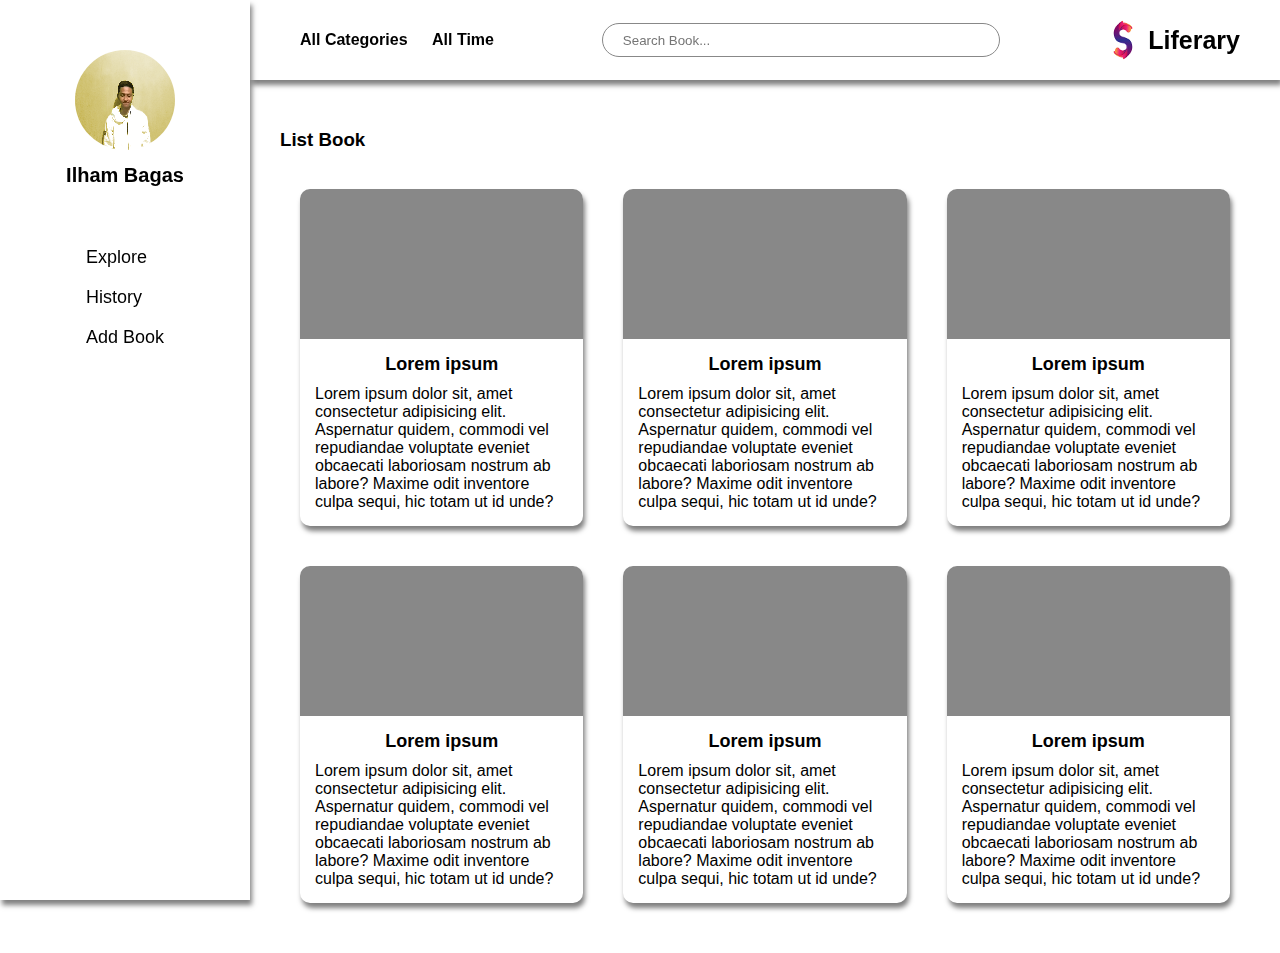
<file: index.html>
<!DOCTYPE html>
<html>
  <head>
    <title>Liferary</title>
    <link href="style.css" rel="stylesheet">
  </head>
  <body>
    <div class="sidebar">
      <div class="profile">
        <div class="profile-img">
          <img src="assets/profile.png" alt="profile picture">
        </div>
        <div class="profile-name">Ilham Bagas</div>
        <ul class="menu">
          <li class="item">Explore</li>
          <li class="item">History</li>
          <li class="item">Add Book</li>
        </ul>
      </div>
    </div>
    <div class="content">
      <div class="navbar">
        <ul class="navbar-item">
          <li>All Categories</li>
          <li>All Time</li>
        </ul>
        <div class="search-wrapper">
          <input class="input-search" placeholder="Search Book...">
        </div>
        <div class="brand">
          <img class="icon" src="assets/smeatech.png" alt="logo">
          <div class="text">Liferary</div>
        </div>
      </div>
      <div class="container">
        <h3>List Book</h3>
        <div class="list-book">
          <div class="card">
            <div class="card-image">

            </div>
            <div class="card-text">
              <div class="title">Lorem ipsum</div>
              <div class="card-desc">
                Lorem ipsum dolor sit, amet consectetur adipisicing elit. Aspernatur quidem, commodi vel repudiandae voluptate eveniet obcaecati laboriosam nostrum ab labore? Maxime odit inventore culpa sequi, hic totam ut id unde?
              </div>
            </div>
          </div>
          <div class="card">
            <div class="card-image">

            </div>
            <div class="card-text">
              <div class="title">Lorem ipsum</div>
              <div class="card-desc">
                Lorem ipsum dolor sit, amet consectetur adipisicing elit. Aspernatur quidem, commodi vel repudiandae voluptate eveniet obcaecati laboriosam nostrum ab labore? Maxime odit inventore culpa sequi, hic totam ut id unde?
              </div>
            </div>
          </div>
          <div class="card">
            <div class="card-image">

            </div>
            <div class="card-text">
              <div class="title">Lorem ipsum</div>
              <div class="card-desc">
                Lorem ipsum dolor sit, amet consectetur adipisicing elit. Aspernatur quidem, commodi vel repudiandae voluptate eveniet obcaecati laboriosam nostrum ab labore? Maxime odit inventore culpa sequi, hic totam ut id unde?
              </div>
            </div>
          </div>
        </div>
        <div class="list-book">
          <div class="card">
            <div class="card-image">

            </div>
            <div class="card-text">
              <div class="title">Lorem ipsum</div>
              <div class="card-desc">
                Lorem ipsum dolor sit, amet consectetur adipisicing elit. Aspernatur quidem, commodi vel repudiandae voluptate eveniet obcaecati laboriosam nostrum ab labore? Maxime odit inventore culpa sequi, hic totam ut id unde?
              </div>
            </div>
          </div>
          <div class="card">
            <div class="card-image">

            </div>
            <div class="card-text">
              <div class="title">Lorem ipsum</div>
              <div class="card-desc">
                Lorem ipsum dolor sit, amet consectetur adipisicing elit. Aspernatur quidem, commodi vel repudiandae voluptate eveniet obcaecati laboriosam nostrum ab labore? Maxime odit inventore culpa sequi, hic totam ut id unde?
              </div>
            </div>
          </div>
          <div class="card">
            <div class="card-image">

            </div>
            <div class="card-text">
              <div class="title">Lorem ipsum</div>
              <div class="card-desc">
                Lorem ipsum dolor sit, amet consectetur adipisicing elit. Aspernatur quidem, commodi vel repudiandae voluptate eveniet obcaecati laboriosam nostrum ab labore? Maxime odit inventore culpa sequi, hic totam ut id unde?
              </div>
            </div>
          </div>
        </div>
      </div>
    </div>
  </body>
</html>
</file>
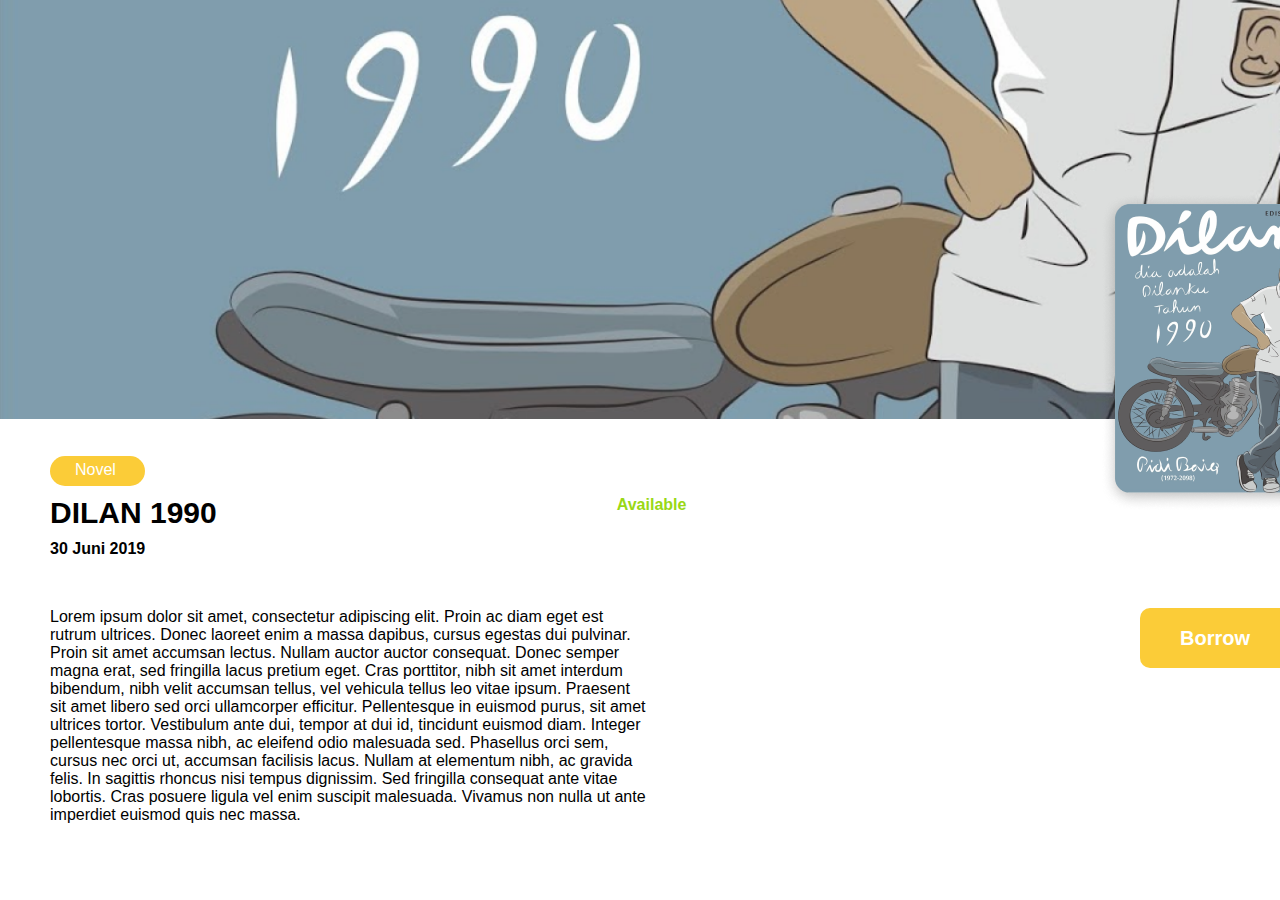
<file: detail.html>
<!DOCTYPE html>
<html>
  <head>
    <title>Detail</title>
    <link rel="stylesheet" href="style.css">
  </head>
  <body>
    <div class="details">
      <div class="half-cover">
        <img src="assets/dilan-half.png" alt="half-cover">
      </div>
      <div class="full-cover">
        <img src="assets/dilan-full.png" alt="full-cover">
      </div>
      <div class="book-details">
        <div class="tag">
          <div class="text">Novel</div>
        </div>
        <div class="info">
          <div class="title">DILAN 1990</div>
          <div class="status">Available</div>
        </div>
        <div class="date">30 Juni 2019</div>
        <div class="desc">
          <div class="text">
            Lorem ipsum dolor sit amet, consectetur adipiscing elit. Proin ac diam eget est rutrum ultrices. Donec laoreet enim a massa dapibus, cursus egestas dui pulvinar. Proin sit amet accumsan lectus. Nullam auctor auctor consequat. Donec semper magna erat, sed fringilla lacus pretium eget. Cras porttitor, nibh sit amet interdum bibendum, nibh velit accumsan tellus, vel vehicula tellus leo vitae ipsum. Praesent sit amet libero sed orci ullamcorper efficitur. Pellentesque in euismod purus, sit amet ultrices tortor. Vestibulum ante dui, tempor at dui id, tincidunt euismod diam. Integer pellentesque massa nibh, ac eleifend odio malesuada sed. Phasellus orci sem, cursus nec orci ut, accumsan facilisis lacus. Nullam at elementum nibh, ac gravida felis. In sagittis rhoncus nisi tempus dignissim. Sed fringilla consequat ante vitae lobortis. Cras posuere ligula vel enim suscipit malesuada. Vivamus non nulla ut ante imperdiet euismod quis nec massa.
          </div>
          <div class="borrow">
            <button>Borrow</button>
          </div>
        </div>
      </div>
    </div>
  </body>
</html>
</file>
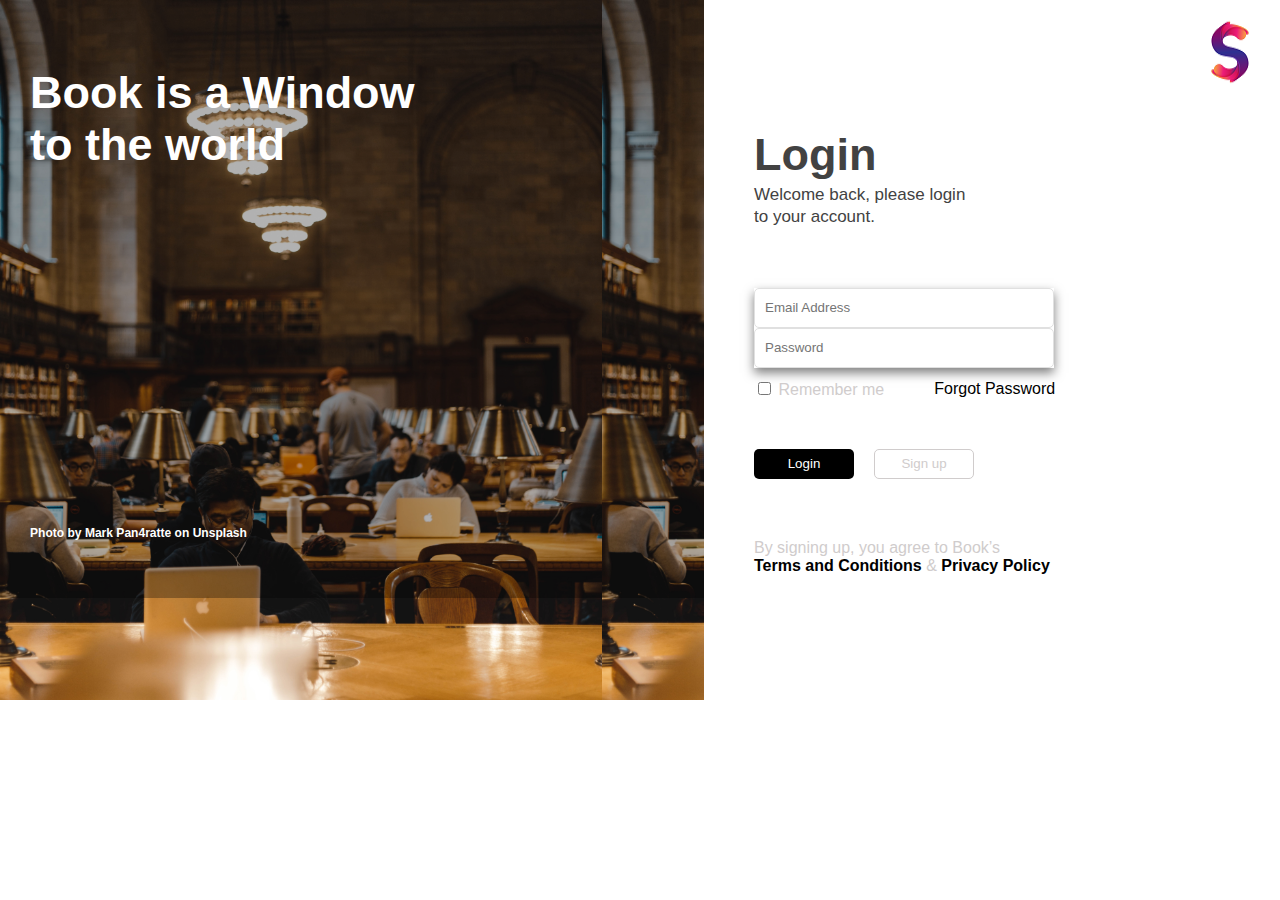
<file: login.html>
<!DOCTYPE html>
<html>
  <head>
    <title>Login-Liferary</title>
    <link rel="stylesheet" href="style.css">
  </head>
  <body>
    <div class="login">
      <div class="jumbotron">
        <div class="canvas">
          <div class="title">
            <h2>Book is a Window <br>to the world</h2>
          </div>
          <div class="credit">
            <h6>Photo by Mark Pan4ratte on Unsplash</h6>
          </div>
        </div>
      </div>
      <div class="form">
        <div class="form-icon">
          <img src="assets/smeatech.png" alt="icon">
        </div>
        <div class="form-text">
          <div class="title">
            <h2>Login</h2>
          </div>
          <div class="desc">
            Welcome back, please login
            <br>to your account.
          </div>
        </div>
        <form action="submit">
          <div class="form-input">
            <div class="email">
              <input type="email" placeholder="Email Address">
            </div>
            <div class="password">
              <input type="password" placeholder="Password">
            </div>
          </div>
          <div class="form-option">
            <div class="remember-me">
              <input type="checkbox">
              Remember me
            </div>
            <div class="forgot-password">Forgot Password</div>
          </div>
          <div class="form-button">
            <div class="login">
              <button>Login</button>
            </div>
            <div class="signup">
              <button>Sign up</button>
            </div>
          </div>
        </form>
        <div class="form-footer">
          By signing up, you agree to Book’s<br>
          <a href="#">Terms and Conditions</a> & <a href="#">Privacy Policy</a>
        </div>
      </div>
    </div>
  </body>
</html>
</file>
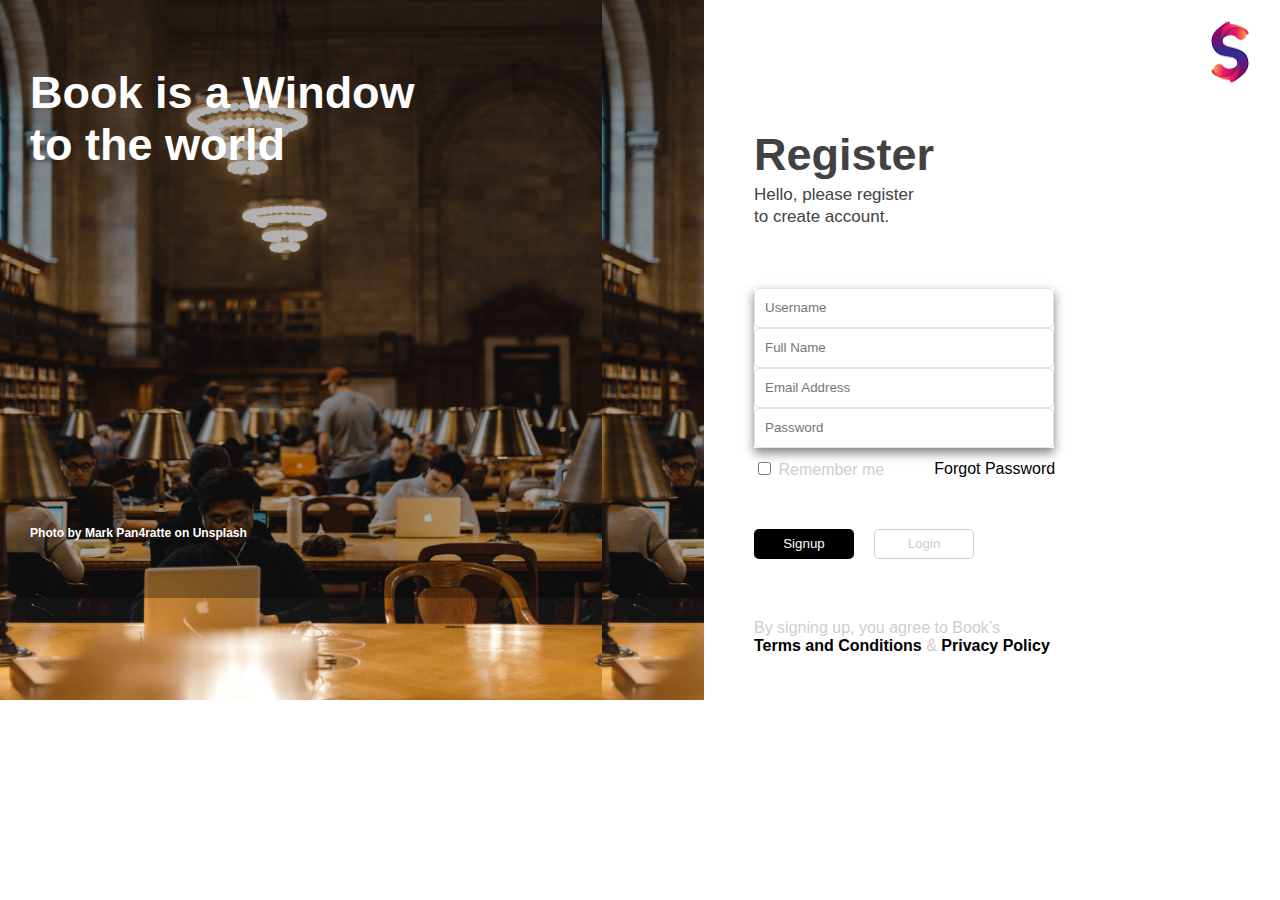
<file: register.html>
<!DOCTYPE html>
<html>
  <head>
    <title>Register-Liferary</title>
    <link rel="stylesheet" href="style.css">
  </head>
  <body>
    <div class="login">
      <div class="jumbotron">
        <div class="canvas">
          <div class="title">
            <h2>Book is a Window <br>to the world</h2>
          </div>
          <div class="credit">
            <h6>Photo by Mark Pan4ratte on Unsplash</h6>
          </div>
        </div>
      </div>
      <div class="form">
        <div class="form-icon">
          <img src="assets/smeatech.png" alt="icon">
        </div>
        <div class="form-text">
          <div class="title">
            <h2>Register</h2>
          </div>
          <div class="desc">
            Hello, please register
            <br>to create account.
          </div>
        </div>
        <form action="submit">
          <div class="form-input">
            <div class="email">
              <input type="email" placeholder="Username">
            </div>
            <div class="email">
              <input type="email" placeholder="Full Name">
            </div>
            <div class="email">
              <input type="email" placeholder="Email Address">
            </div>
            <div class="password">
              <input type="password" placeholder="Password">
            </div>
          </div>
          <div class="form-option">
            <div class="remember-me">
              <input type="checkbox">
              Remember me
            </div>
            <div class="forgot-password">Forgot Password</div>
          </div>
          <div class="form-button">
            <div class="login">
              <button>Signup</button>
            </div>
            <div class="signup">
              <button>Login</button>
            </div>
          </div>
        </form>
        <div class="form-footer">
          By signing up, you agree to Book’s<br>
          <a href="#">Terms and Conditions</a> & <a href="#">Privacy Policy</a>
        </div>
      </div>
    </div>
  </body>
</html>
</file>
<file: style.css>
html, body {
  width: 100%;
  height: 100%;
  margin: 0;
  padding: 0;
}
body {
  font-family: Arial, Helvetica, sans-serif;
  display: flex;
  flex-direction: row;
  flex: 1;
  width: 100%;
  height: 100%;
}
.sidebar {
  width: 250px;
  background-color: white;
  box-shadow: 2px 5px 5px rgba(0,0,0,0.5);
  height: 100%;
  position: fixed;
  z-index: 2;
}
.sidebar .profile {
  margin-top: 50px;
  display: flex;
  flex-direction: column;
  justify-content: center;
  align-items: center;
}
.sidebar .profile .profile-img img {
  border-radius: 50%;
}
.sidebar .profile .profile-name {
  margin-top: 10px;
  font-weight: bold;
  font-size: 20px;
}
.sidebar .menu {
  list-style-type: none;
  padding: 0;
  margin: 0;
  margin-top: 50px;
}
.sidebar .menu .item {
  height: 40px;
  display: flex;
  align-items: center;
  padding-left: 40px;
  padding-right: 40px;
  font-size: 18px;
}
.content {
  width: 100%;
  margin-left: 250px;
}
.content .navbar{
  background-color: white;
  box-shadow: 2px 5px 5px rgba(0,0,0,0.5);
  display: flex;
  align-items: center;
  width: calc(100% - 250px);
  height: 80px;
  position: fixed;
  z-index: 1;
}
.content .navbar .navbar-item {
  list-style-type: none;
  margin: 0;
  padding: 0;
  padding-left: 40px;
}
.content .navbar .navbar-item li {
  display: inline-block;
  padding-right: 10px;
  padding-left: 10px;
  font-weight: bold;
}
.content .navbar .search-wrapper {
  flex: 1;
  display: flex;
  justify-content: center;
}
.content .navbar .search-wrapper .input-search {
  width: 60%;
  height: 30px;
  border-radius: 40px;
  border: 1px solid #888;
  padding-left: 20px;
  padding-right: 20px;
}
.content .navbar .search-wrapper .input-search:focus {
  outline: none;
}
.content .navbar .brand {
  padding-right: 40px;
  display: flex;
  align-items: center;
}
.content .navbar .brand img {
  width: 50px;
  height: 50px;
}
.content .navbar .brand .text {
  font-weight: bold;
  font-size: 25px;
}
.content .container {
  padding: 30px;
  margin-top: 80px;
}
.content .container .list-book {
  display: flex;
}
.content .container .list-book .card {
  box-shadow: 2px 5px 5px rgba(0,0,0,0.5);
  margin: 20px;
  border-radius: 10px;
}
.content .container .list-book .card .card-image {
  background-color: #888;
  height: 150px;
  border-top-left-radius: 10px;
  border-top-right-radius: 10px;
}
.content .container .list-book .card .card-text {
  padding: 15px;
}
.content .container .list-book .card .card-text .title {
  text-align: center;
  font-weight: bold;
  font-size: 18px;
  margin-bottom: 10px;
}

/* LOGIN */

.login {
  display: flex;
  width: 100%;
}
.login .jumbotron {
  background-color: tomato;
  width: 55%;
  height: 700px;
  background-image: url(assets/jumbotron.png);
  background-size: contain;
}
.login .jumbotron .canvas {
  padding: 30px;
  background-color: rgba(0,0,0,0.3);
  color: white;
}
.login .jumbotron .canvas .title {
  font-size: 30px;
}
.login .jumbotron .canvas .credit {
  font-size: 18px;
  margin-top: 55%;
}
.login .form {
  flex: 1;
  margin-left: 50px;
  padding-top: 12px;
}
.form .form-icon {
  display: flex;
  justify-content: flex-end;
}
.form .form-icon img {
  width: 100px;
  height: 80px;
}
.form .form-text {
  color: #424242;
}
.form .form-text .title {
  font-size: 30px;
}
.form .form-text .desc {
  margin-top: -35px;
  font-size: 17px;
  line-height: 22px
}
.form .form-input {
  width: 300px;
  margin-top: 60px;
  box-shadow: 0px 5px 10px rgba(0,0,0,0.5);
}
.form .form-input input{
  width: 300px;
  height: 40px;
  padding-left: 10px;
  background: #FFFFFF;
  border: 1px solid #E0E0E0;
  box-sizing: border-box;
  border-radius: 5px;
}
.form .form-option{
  display: flex;
}
.form .form-option .remember-me {
  margin-top: 11px;
  color: #D0CCCC;
}
.form .form-option .forgot-password {
  margin-left: 50px;
  margin-top: 12px;
}
.form .form-button {
  margin-top: 50px;
  display: inline-flex;
}
.form .form-button .login button {
  background-color: black;
  color: white;
  border-radius: 5px;
  width: 100px;
  height: 30px;
  border: 0;
}
.form .form-button .signup button {
  background: #FFFFFF;
  border: 1px solid #D0CCCC;
  box-sizing: border-box;
  border-radius: 5px;
  color: #D0CCCC;
  width: 100px;
  height: 30px;
  margin-left: 20px;
}
.form .form-footer {
  margin-top: 60px;
  color: #D0CCCC;
}
.form .form-footer a {
  text-decoration: none;
  color: black;
  font-weight: bold;
}

/* DETAIL */
.details {
  display: inline;
}
.details .half-cover img {
  width: 100%;
}
.details .full-cover img {
  margin-top: -230px;
  margin-left: 1100px;
}
.details .book-details {
  width: 700px;
  margin-left: 50px;
  margin-top: -60px;
}
.details .book-details .tag {
  background-color: #FBCC38;
  color: white;
  border-radius: 15px;
  width: 70px;
  height: 25px;
  padding-top: 5px;
  padding-left: 25px;
}
.details .book-details .info {
  margin-top: 10px;
  display: flex;
}
.details .book-details .info .title {
  font-size: 30px;
  font-weight: bold;
}
.details .book-details .info .status {
  margin-left: 400px;
  font-weight: bold;
  color: #99D815;
}
.details .date {
  margin-top: 10px;
  font-weight: bold;
}
.details .desc {
  margin-top: 50px;
  display: flex;
  margin-bottom: 80px;
  width: 1240px;
}
.details .desc .text {
  width: 55%;
}
.details .desc .borrow {
  margin-left: 490px;
}
.details .desc .borrow button {
  background-color: #FBCC38;
  color: white;
  font-weight: bold;
  width: 150px;
  height: 60px;
  border-radius: 10px;
  border: 0;
  font-size: 20px;
}
.details .desc .borrow button:hover {
  background-color: rgba(209, 170, 43, 0.938);
  color: white;
  font-weight: bold;
  width: 150px;
  height: 60px;
  border-radius: 10px;
  border: 0;
  font-size: 20px;
}
</file>
